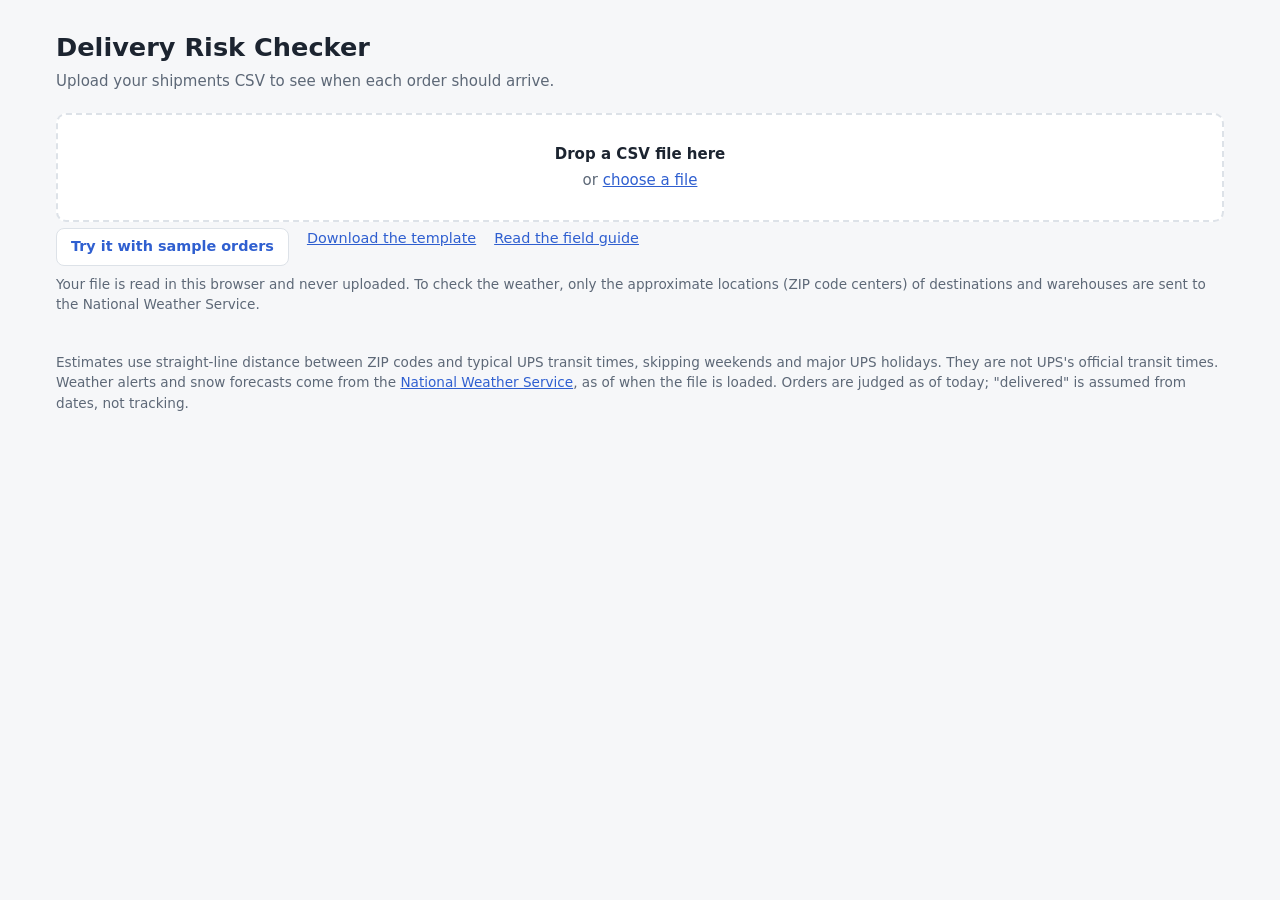
<file: index.html>
<!doctype html>
<html lang="en">
<head>
  <meta charset="utf-8">
  <meta name="viewport" content="width=device-width, initial-scale=1">
  <title>Delivery Risk Checker</title>
  <link rel="stylesheet" href="styles.css">
</head>
<body>
  <header class="site-header">
    <h1>Delivery Risk Checker</h1>
    <p class="tagline">Upload your shipments CSV to see when each order should arrive.</p>
  </header>

  <main>
    <section class="upload" aria-labelledby="upload-heading">
      <h2 id="upload-heading" class="visually-hidden">Upload orders</h2>
      <label id="drop-zone" class="drop-zone" for="file-input">
        <span class="drop-zone-title">Drop a CSV file here</span>
        <span class="drop-zone-hint">or <span class="link-like">choose a file</span></span>
        <input id="file-input" type="file" accept=".csv,text/csv">
      </label>
      <p class="upload-help">
        <button type="button" id="load-sample" class="button-secondary">Try it with sample orders</button>
        <a href="data/orders_template.csv" download="orders_template.csv">Download the template</a>
        <a href="guide.html">Read the field guide</a>
      </p>
      <p class="privacy-note">
        Your file is read in this browser and never uploaded. To check the weather, only the
        approximate locations (ZIP code centers) of destinations and warehouses are sent to the
        National Weather Service.
      </p>
    </section>

    <section id="messages" aria-live="polite"></section>

    <section id="results" hidden>
      <div id="summary" class="summary"></div>
      <div id="filter-bar"></div>
      <div id="weather-status" aria-live="polite"></div>
      <div id="selection-bar" class="selection-bar"></div>
      <div id="row-errors"></div>
      <div class="table-wrap">
        <table id="orders-table">
          <thead></thead>
          <tbody></tbody>
        </table>
      </div>
    </section>
  </main>

  <dialog id="notify-dialog" aria-label="Notify customers about a possible delay"></dialog>

  <footer class="site-footer">
    <p>
      Estimates use straight-line distance between ZIP codes and typical UPS transit times,
      skipping weekends and major UPS holidays. They are not UPS's official transit times.
      Weather alerts and snow forecasts come from the
      <a href="https://www.weather.gov/documentation/services-web-api">National Weather Service</a>,
      as of when the file is loaded. Orders are judged as of today; "delivered" is assumed from dates, not tracking.
    </p>
  </footer>

  <script src="data/zip-coords.js"></script>
  <script src="js/csv.js"></script>
  <script src="js/transit.js"></script>
  <script src="js/weather.js"></script>
  <script src="js/tracking.js"></script>
  <script src="js/app.js"></script>
  <script src="js/notify.js"></script>
</body>
</html>
</file>
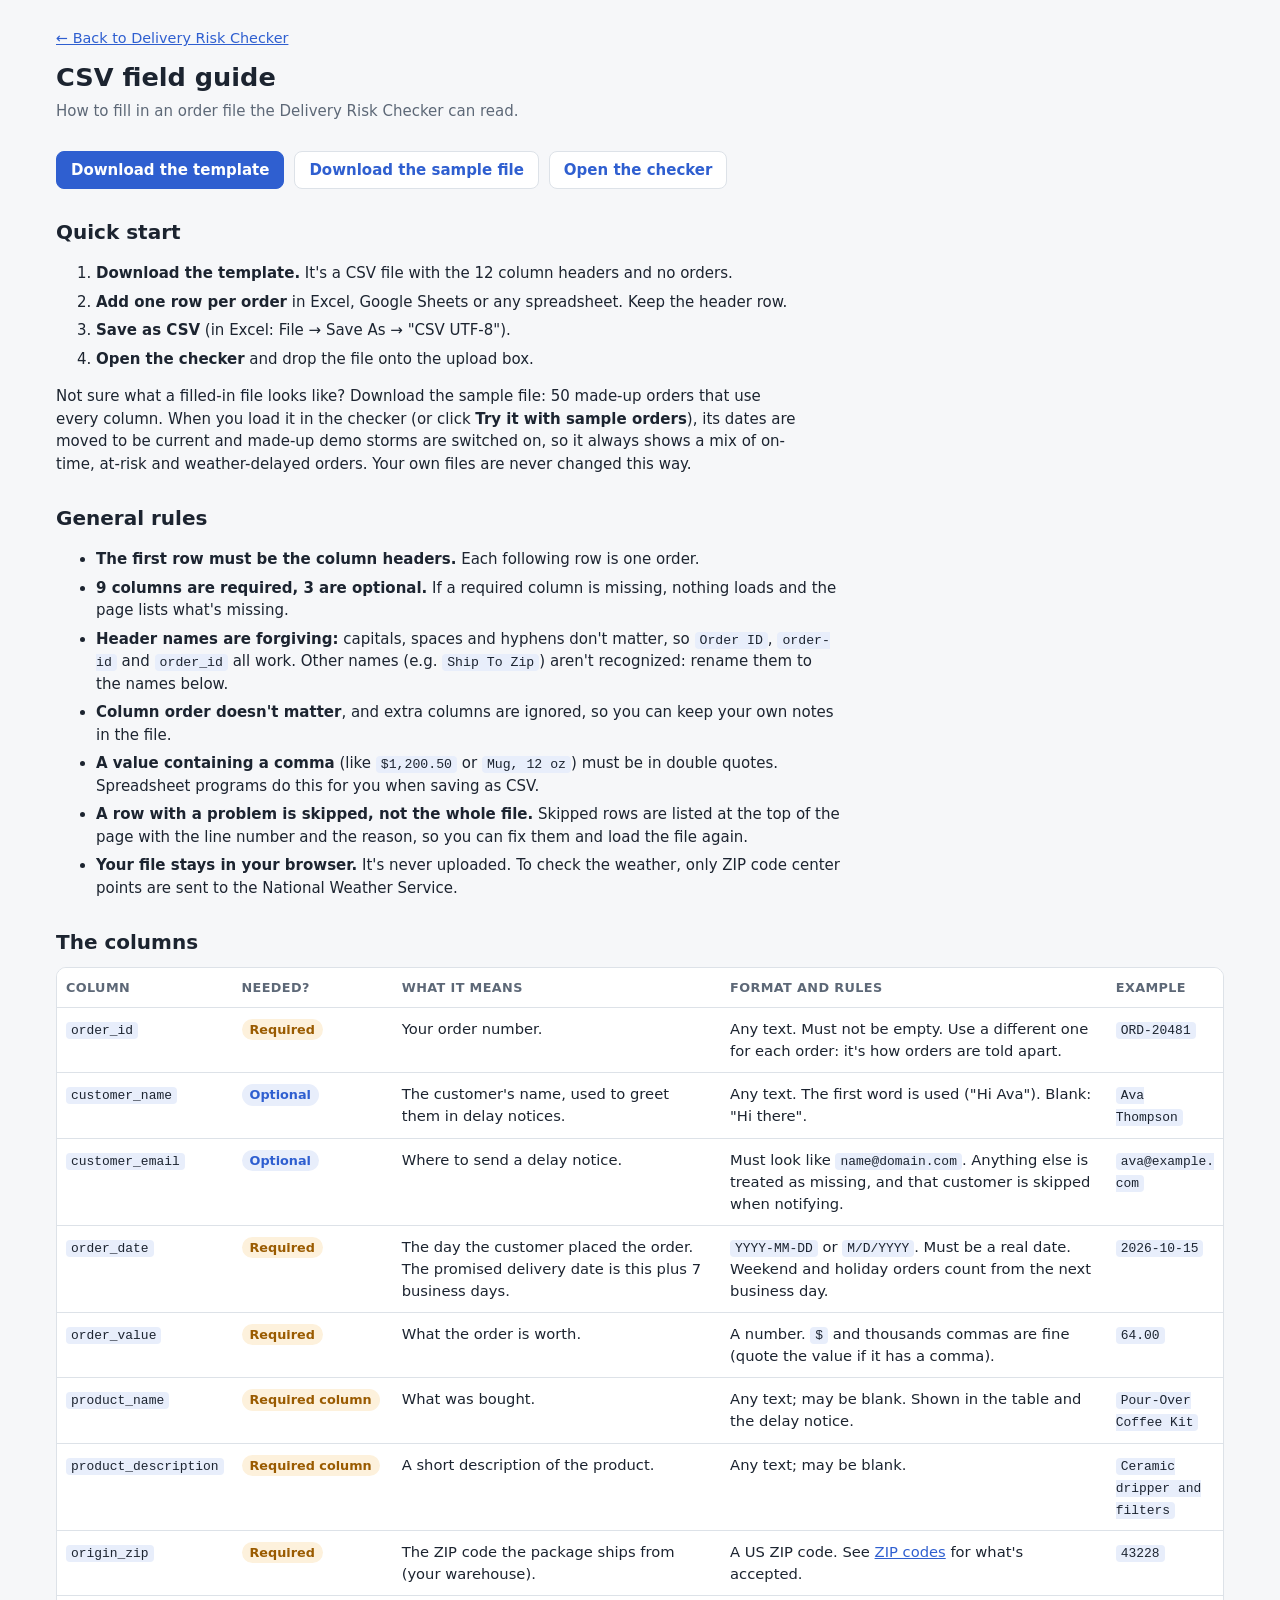
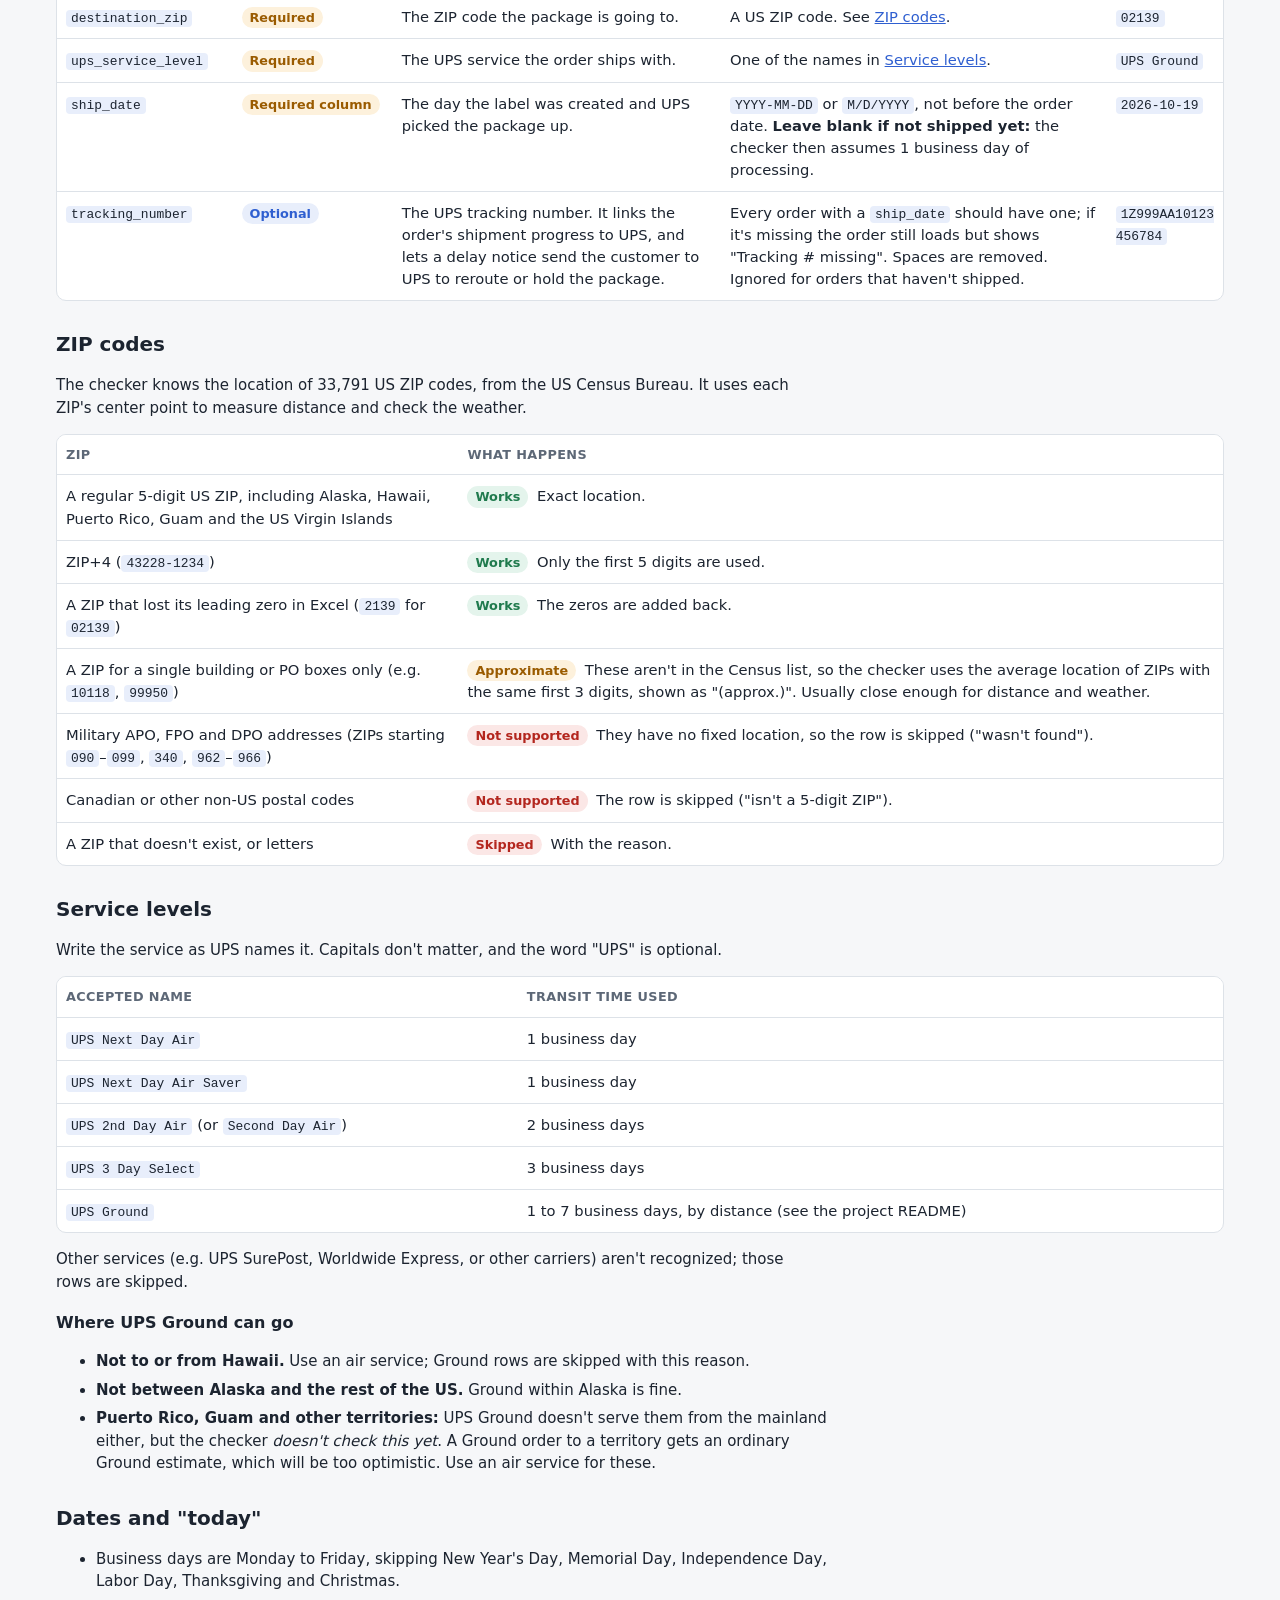
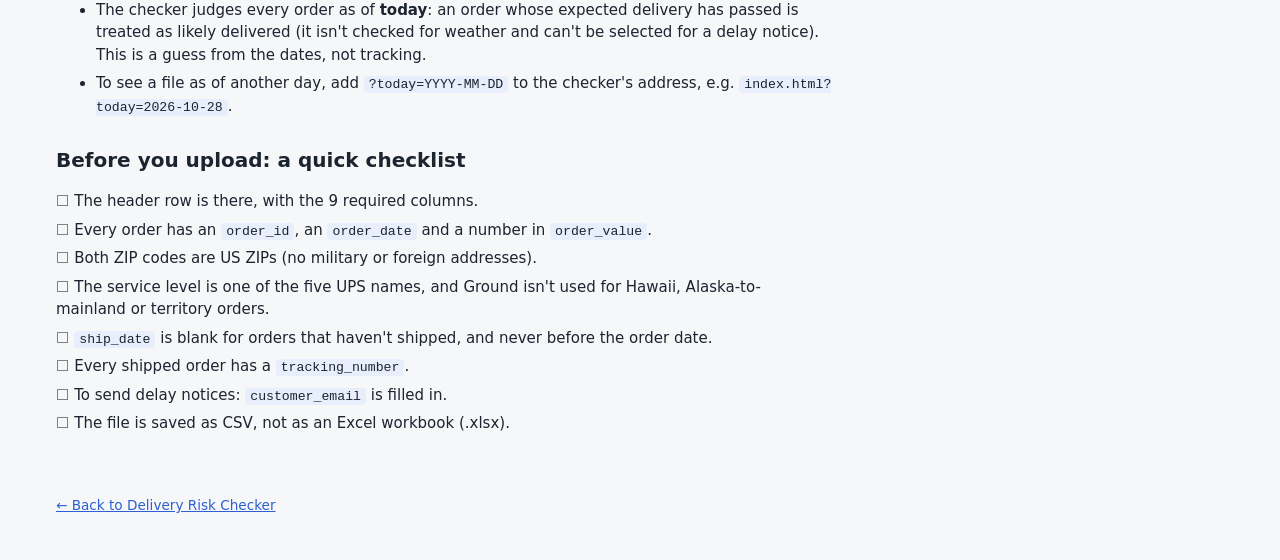
<file: guide.html>
<!doctype html>
<html lang="en">
<head>
  <meta charset="utf-8">
  <meta name="viewport" content="width=device-width, initial-scale=1">
  <title>CSV Field Guide</title>
  <link rel="stylesheet" href="styles.css">
</head>
<body>
  <header class="site-header">
    <p class="back-link"><a href="index.html">← Back to Delivery Risk Checker</a></p>
    <h1>CSV field guide</h1>
    <p class="tagline">How to fill in an order file the Delivery Risk Checker can read.</p>
  </header>

  <main class="guide">
    <section class="guide-actions" aria-label="Files">
      <a class="button-primary" href="data/orders_template.csv" download="orders_template.csv">Download the template</a>
      <a class="button-secondary" href="data/sample_orders.csv" download="sample_orders.csv">Download the sample file</a>
      <a class="button-secondary" href="index.html">Open the checker</a>
    </section>

    <section aria-labelledby="quick-start">
      <h2 id="quick-start">Quick start</h2>
      <ol>
        <li><strong>Download the template.</strong> It's a CSV file with the 12 column headers and no orders.</li>
        <li><strong>Add one row per order</strong> in Excel, Google Sheets or any spreadsheet. Keep the header row.</li>
        <li><strong>Save as CSV</strong> (in Excel: File → Save As → "CSV UTF-8").</li>
        <li><strong>Open the checker</strong> and drop the file onto the upload box.</li>
      </ol>
      <p>Not sure what a filled-in file looks like? Download the sample file: 50 made-up orders that use every column.
        When you load it in the checker (or click <strong>Try it with sample orders</strong>), its dates are moved to be current
        and made-up demo storms are switched on, so it always shows a mix of on-time, at-risk and weather-delayed orders.
        Your own files are never changed this way.</p>
    </section>

    <section aria-labelledby="general-rules">
      <h2 id="general-rules">General rules</h2>
      <ul>
        <li><strong>The first row must be the column headers.</strong> Each following row is one order.</li>
        <li><strong>9 columns are required, 3 are optional.</strong> If a required column is missing, nothing loads and the page lists what's missing.</li>
        <li><strong>Header names are forgiving:</strong> capitals, spaces and hyphens don't matter, so <code>Order ID</code>, <code>order-id</code> and <code>order_id</code> all work. Other names (e.g. <code>Ship To Zip</code>) aren't recognized: rename them to the names below.</li>
        <li><strong>Column order doesn't matter</strong>, and extra columns are ignored, so you can keep your own notes in the file.</li>
        <li><strong>A value containing a comma</strong> (like <code>$1,200.50</code> or <code>Mug, 12 oz</code>) must be in double quotes. Spreadsheet programs do this for you when saving as CSV.</li>
        <li><strong>A row with a problem is skipped, not the whole file.</strong> Skipped rows are listed at the top of the page with the line number and the reason, so you can fix them and load the file again.</li>
        <li><strong>Your file stays in your browser.</strong> It's never uploaded. To check the weather, only ZIP code center points are sent to the National Weather Service.</li>
      </ul>
    </section>

    <section aria-labelledby="columns">
      <h2 id="columns">The columns</h2>
      <div class="guide-table">
        <table>
          <thead>
            <tr><th scope="col">Column</th><th scope="col">Needed?</th><th scope="col">What it means</th><th scope="col">Format and rules</th><th scope="col">Example</th></tr>
          </thead>
          <tbody>
            <tr>
              <td><code>order_id</code></td><td><span class="badge warn">Required</span></td>
              <td>Your order number.</td>
              <td>Any text. Must not be empty. Use a different one for each order: it's how orders are told apart.</td>
              <td><code>ORD-20481</code></td>
            </tr>
            <tr>
              <td><code>customer_name</code></td><td><span class="badge neutral">Optional</span></td>
              <td>The customer's name, used to greet them in delay notices.</td>
              <td>Any text. The first word is used ("Hi Ava"). Blank: "Hi there".</td>
              <td><code>Ava Thompson</code></td>
            </tr>
            <tr>
              <td><code>customer_email</code></td><td><span class="badge neutral">Optional</span></td>
              <td>Where to send a delay notice.</td>
              <td>Must look like <code>name@domain.com</code>. Anything else is treated as missing, and that customer is skipped when notifying.</td>
              <td><code>ava@example.com</code></td>
            </tr>
            <tr>
              <td><code>order_date</code></td><td><span class="badge warn">Required</span></td>
              <td>The day the customer placed the order. The promised delivery date is this plus 7 business days.</td>
              <td><code>YYYY-MM-DD</code> or <code>M/D/YYYY</code>. Must be a real date. Weekend and holiday orders count from the next business day.</td>
              <td><code>2026-10-15</code></td>
            </tr>
            <tr>
              <td><code>order_value</code></td><td><span class="badge warn">Required</span></td>
              <td>What the order is worth.</td>
              <td>A number. <code>$</code> and thousands commas are fine (quote the value if it has a comma).</td>
              <td><code>64.00</code></td>
            </tr>
            <tr>
              <td><code>product_name</code></td><td><span class="badge warn">Required column</span></td>
              <td>What was bought.</td>
              <td>Any text; may be blank. Shown in the table and the delay notice.</td>
              <td><code>Pour-Over Coffee Kit</code></td>
            </tr>
            <tr>
              <td><code>product_description</code></td><td><span class="badge warn">Required column</span></td>
              <td>A short description of the product.</td>
              <td>Any text; may be blank.</td>
              <td><code>Ceramic dripper and filters</code></td>
            </tr>
            <tr>
              <td><code>origin_zip</code></td><td><span class="badge warn">Required</span></td>
              <td>The ZIP code the package ships from (your warehouse).</td>
              <td>A US ZIP code. See <a href="#zip-codes">ZIP codes</a> for what's accepted.</td>
              <td><code>43228</code></td>
            </tr>
            <tr>
              <td><code>destination_zip</code></td><td><span class="badge warn">Required</span></td>
              <td>The ZIP code the package is going to.</td>
              <td>A US ZIP code. See <a href="#zip-codes">ZIP codes</a>.</td>
              <td><code>02139</code></td>
            </tr>
            <tr>
              <td><code>ups_service_level</code></td><td><span class="badge warn">Required</span></td>
              <td>The UPS service the order ships with.</td>
              <td>One of the names in <a href="#service-levels">Service levels</a>.</td>
              <td><code>UPS Ground</code></td>
            </tr>
            <tr>
              <td><code>ship_date</code></td><td><span class="badge warn">Required column</span></td>
              <td>The day the label was created and UPS picked the package up.</td>
              <td><code>YYYY-MM-DD</code> or <code>M/D/YYYY</code>, not before the order date. <strong>Leave blank if not shipped yet:</strong> the checker then assumes 1 business day of processing.</td>
              <td><code>2026-10-19</code></td>
            </tr>
            <tr>
              <td><code>tracking_number</code></td><td><span class="badge neutral">Optional</span></td>
              <td>The UPS tracking number. It links the order's shipment progress to UPS, and lets a delay notice send the customer to UPS to reroute or hold the package.</td>
              <td>Every order with a <code>ship_date</code> should have one; if it's missing the order still loads but shows "Tracking # missing". Spaces are removed. Ignored for orders that haven't shipped.</td>
              <td><code>1Z999AA10123456784</code></td>
            </tr>
          </tbody>
        </table>
      </div>
    </section>

    <section aria-labelledby="zip-codes">
      <h2 id="zip-codes">ZIP codes</h2>
      <p>The checker knows the location of 33,791 US ZIP codes, from the US Census Bureau. It uses each ZIP's center point to measure distance and check the weather.</p>
      <div class="guide-table">
        <table>
          <thead>
            <tr><th scope="col">ZIP</th><th scope="col">What happens</th></tr>
          </thead>
          <tbody>
            <tr><td>A regular 5-digit US ZIP, including Alaska, Hawaii, Puerto Rico, Guam and the US Virgin Islands</td><td><span class="badge ok">Works</span> Exact location.</td></tr>
            <tr><td>ZIP+4 (<code>43228-1234</code>)</td><td><span class="badge ok">Works</span> Only the first 5 digits are used.</td></tr>
            <tr><td>A ZIP that lost its leading zero in Excel (<code>2139</code> for <code>02139</code>)</td><td><span class="badge ok">Works</span> The zeros are added back.</td></tr>
            <tr><td>A ZIP for a single building or PO boxes only (e.g. <code>10118</code>, <code>99950</code>)</td><td><span class="badge warn">Approximate</span> These aren't in the Census list, so the checker uses the average location of ZIPs with the same first 3 digits, shown as "(approx.)". Usually close enough for distance and weather.</td></tr>
            <tr><td>Military APO, FPO and DPO addresses (ZIPs starting <code>090</code>–<code>099</code>, <code>340</code>, <code>962</code>–<code>966</code>)</td><td><span class="badge bad">Not supported</span> They have no fixed location, so the row is skipped ("wasn't found").</td></tr>
            <tr><td>Canadian or other non-US postal codes</td><td><span class="badge bad">Not supported</span> The row is skipped ("isn't a 5-digit ZIP").</td></tr>
            <tr><td>A ZIP that doesn't exist, or letters</td><td><span class="badge bad">Skipped</span> With the reason.</td></tr>
          </tbody>
        </table>
      </div>
    </section>

    <section aria-labelledby="service-levels">
      <h2 id="service-levels">Service levels</h2>
      <p>Write the service as UPS names it. Capitals don't matter, and the word "UPS" is optional.</p>
      <div class="guide-table">
        <table>
          <thead>
            <tr><th scope="col">Accepted name</th><th scope="col">Transit time used</th></tr>
          </thead>
          <tbody>
            <tr><td><code>UPS Next Day Air</code></td><td>1 business day</td></tr>
            <tr><td><code>UPS Next Day Air Saver</code></td><td>1 business day</td></tr>
            <tr><td><code>UPS 2nd Day Air</code> (or <code>Second Day Air</code>)</td><td>2 business days</td></tr>
            <tr><td><code>UPS 3 Day Select</code></td><td>3 business days</td></tr>
            <tr><td><code>UPS Ground</code></td><td>1 to 7 business days, by distance (see the project README)</td></tr>
          </tbody>
        </table>
      </div>
      <p>Other services (e.g. UPS SurePost, Worldwide Express, or other carriers) aren't recognized; those rows are skipped.</p>
      <h3>Where UPS Ground can go</h3>
      <ul>
        <li><strong>Not to or from Hawaii.</strong> Use an air service; Ground rows are skipped with this reason.</li>
        <li><strong>Not between Alaska and the rest of the US.</strong> Ground within Alaska is fine.</li>
        <li><strong>Puerto Rico, Guam and other territories:</strong> UPS Ground doesn't serve them from the mainland either, but the checker <em>doesn't check this yet</em>. A Ground order to a territory gets an ordinary Ground estimate, which will be too optimistic. Use an air service for these.</li>
      </ul>
    </section>

    <section aria-labelledby="dates">
      <h2 id="dates">Dates and "today"</h2>
      <ul>
        <li>Business days are Monday to Friday, skipping New Year's Day, Memorial Day, Independence Day, Labor Day, Thanksgiving and Christmas.</li>
        <li>The checker judges every order as of <strong>today</strong>: an order whose expected delivery has passed is treated as likely delivered (it isn't checked for weather and can't be selected for a delay notice). This is a guess from the dates, not tracking.</li>
        <li>To see a file as of another day, add <code>?today=YYYY-MM-DD</code> to the checker's address, e.g. <code>index.html?today=2026-10-28</code>.</li>
      </ul>
    </section>

    <section aria-labelledby="checklist">
      <h2 id="checklist">Before you upload: a quick checklist</h2>
      <ul class="checklist">
        <li>The header row is there, with the 9 required columns.</li>
        <li>Every order has an <code>order_id</code>, an <code>order_date</code> and a number in <code>order_value</code>.</li>
        <li>Both ZIP codes are US ZIPs (no military or foreign addresses).</li>
        <li>The service level is one of the five UPS names, and Ground isn't used for Hawaii, Alaska-to-mainland or territory orders.</li>
        <li><code>ship_date</code> is blank for orders that haven't shipped, and never before the order date.</li>
        <li>Every shipped order has a <code>tracking_number</code>.</li>
        <li>To send delay notices: <code>customer_email</code> is filled in.</li>
        <li>The file is saved as CSV, not as an Excel workbook (.xlsx).</li>
      </ul>
    </section>
  </main>

  <footer class="site-footer">
    <p><a href="index.html">← Back to Delivery Risk Checker</a></p>
  </footer>
</body>
</html>
</file>
<file: styles.css>
:root {
  --bg: #f6f7f9;
  --surface: #ffffff;
  --text: #1c2430;
  --muted: #5d6877;
  --border: #dde2e8;
  --accent: #2f5fd0;
  --accent-soft: #e8eefb;
  --ok: #1f7a4d;
  --ok-soft: #e4f4ec;
  --warn: #9a5b00;
  --warn-soft: #fdf1dc;
  --bad: #b3261e;
  --bad-soft: #fbe7e6;
  --radius: 10px;
  color-scheme: light;
}

@media (prefers-color-scheme: dark) {
  :root {
    --bg: #12161c;
    --surface: #1b2129;
    --text: #e6eaf0;
    --muted: #9aa5b3;
    --border: #2e3742;
    --accent: #7fa2ff;
    --accent-soft: #1f2a44;
    --ok: #6fd3a0;
    --ok-soft: #173326;
    --warn: #f0b85c;
    --warn-soft: #3a2c12;
    --bad: #ff8a80;
    --bad-soft: #3d1c1a;
    color-scheme: dark;
  }
}

* { box-sizing: border-box; }

body {
  margin: 0;
  background: var(--bg);
  color: var(--text);
  font: 15px/1.5 system-ui, -apple-system, "Segoe UI", Roboto, sans-serif;
}

.site-header, main, .site-footer {
  max-width: 1200px;
  margin: 0 auto;
  padding: 0 16px;
}

.site-header { padding-top: 28px; }
.site-header h1 { margin: 0; font-size: 1.6rem; }
.tagline { margin: 4px 0 20px; color: var(--muted); }

.site-footer {
  padding-top: 24px;
  padding-bottom: 32px;
  color: var(--muted);
  font-size: 0.85rem;
}

.visually-hidden {
  position: absolute;
  width: 1px;
  height: 1px;
  overflow: hidden;
  clip: rect(0 0 0 0);
}

a { color: var(--accent); }

code {
  padding: 1px 5px;
  border-radius: 4px;
  background: var(--accent-soft);
  font: 0.88em/1.4 ui-monospace, "Cascadia Mono", Consolas, monospace;
  overflow-wrap: anywhere;
}

/* Upload */

.upload-help {
  display: flex;
  flex-wrap: wrap;
  gap: 4px 18px;
  margin: 6px 0 0;
  font-size: 0.9rem;
}

.drop-zone {
  display: flex;
  flex-direction: column;
  align-items: center;
  gap: 4px;
  padding: 28px 16px;
  background: var(--surface);
  border: 2px dashed var(--border);
  border-radius: var(--radius);
  cursor: pointer;
  text-align: center;
}

.drop-zone:hover, .drop-zone.dragging, .drop-zone:focus-within {
  border-color: var(--accent);
  background: var(--accent-soft);
}

.drop-zone input {
  position: absolute;
  opacity: 0;
  width: 1px;
  height: 1px;
}

.drop-zone-title { font-weight: 600; }
.drop-zone-hint { color: var(--muted); }
.link-like { color: var(--accent); text-decoration: underline; }
.privacy-note { margin: 8px 0 0; color: var(--muted); font-size: 0.85rem; }

/* Messages */

.message {
  margin-top: 16px;
  padding: 12px 14px;
  border-radius: var(--radius);
  border: 1px solid transparent;
}

.message.error { background: var(--bad-soft); color: var(--bad); border-color: var(--bad); }
.message.warn { background: var(--warn-soft); color: var(--warn); border-color: var(--warn); }
.message.info { background: var(--accent-soft); color: var(--text); border-color: var(--accent); }
.message ul { margin: 6px 0 0; padding-left: 20px; }

/* Summary */

.summary {
  display: grid;
  grid-template-columns: repeat(auto-fit, minmax(120px, 1fr));
  gap: 12px;
  margin-top: 20px;
}

.stat {
  padding: 12px 14px;
  background: var(--surface);
  border: 1px solid var(--border);
  border-radius: var(--radius);
}

.stat-value { display: block; font-size: 1.35rem; font-weight: 650; }
.stat-label { color: var(--muted); font-size: 0.85rem; }
.stat-risk { background: var(--bad-soft); border-color: var(--bad); }
.stat-risk .stat-value, .stat-risk .stat-label { color: var(--bad); }
.stat-weather { background: var(--accent-soft); border-color: var(--accent); }
.stat-weather .stat-value, .stat-weather .stat-label { color: var(--accent); }

button.stat {
  font: inherit;
  text-align: left;
  cursor: pointer;
}

button.stat:hover { border-color: var(--accent); }
button.stat[aria-pressed="true"] { border-color: var(--accent); box-shadow: 0 0 0 1px var(--accent); }
button.stat-risk:hover { border-color: var(--bad); box-shadow: 0 0 0 1px var(--bad); }
button.stat-risk[aria-pressed="true"] { border-color: var(--bad); box-shadow: 0 0 0 2px var(--bad); }
button.stat:focus-visible { outline: 2px solid var(--accent); outline-offset: 2px; }

.filter-status { margin: 12px 0 0; color: var(--muted); font-size: 0.9rem; }
.filter-row { display: flex; flex-wrap: wrap; align-items: flex-end; justify-content: space-between; gap: 8px 16px; }
.demo-toggle { padding: 4px 12px; font-size: 0.85rem; }
.demo-toggle.is-on { background: var(--accent-soft); border-color: var(--accent); }
.weather-status { margin: 4px 0 0; color: var(--muted); font-size: 0.9rem; }
.weather-alert { color: var(--warn); font-weight: 600; }
.not-shipped { font-weight: 600; color: var(--warn); }
.progress a { font-weight: 600; }
.progress-delivered a { color: var(--ok); }
.progress-missing { color: var(--warn); font-weight: 600; }

/* Buttons */

.button-primary, .button-secondary {
  display: inline-block;
  padding: 7px 14px;
  border-radius: 8px;
  font: inherit;
  font-weight: 600;
  text-decoration: none;
  cursor: pointer;
  white-space: nowrap;
}

.button-primary { background: var(--accent); color: var(--surface); border: 1px solid var(--accent); }
.button-secondary { background: var(--surface); color: var(--accent); border: 1px solid var(--border); }
.button-secondary:hover { border-color: var(--accent); }
.button-primary:disabled, .button-secondary:disabled { opacity: 0.45; cursor: default; }
.button-primary:focus-visible, .button-secondary:focus-visible { outline: 2px solid var(--accent); outline-offset: 2px; }

/* Selecting orders */

.selection-bar {
  display: flex;
  flex-wrap: wrap;
  align-items: center;
  gap: 10px 14px;
  margin-top: 14px;
}

.selection-count { color: var(--muted); }
.selection-bar .button-primary { margin-left: auto; }

.order-cell { display: flex; align-items: flex-start; gap: 8px; }
.order-cell input { width: 16px; height: 16px; margin: 2px 0 0; flex-shrink: 0; accent-color: var(--accent); }
.notified { color: var(--ok); font-weight: 600; }

/* Notify dialog */

dialog {
  width: min(960px, calc(100vw - 32px));
  max-height: calc(100vh - 32px);
  padding: 0;
  border: 1px solid var(--border);
  border-radius: var(--radius);
  background: var(--surface);
  color: var(--text);
}

dialog::backdrop { background: rgb(0 0 0 / 0.45); }
dialog:focus { outline: none; }
.dialog-close {
  position: absolute;
  top: 10px;
  right: 12px;
  width: 32px;
  height: 32px;
  border: none;
  border-radius: 6px;
  background: none;
  color: var(--muted);
  font-size: 1.5rem;
  line-height: 1;
  cursor: pointer;
}
.dialog-close:hover { background: var(--bg); color: var(--text); }
.dialog-close:focus-visible { outline: 2px solid var(--accent); }
.dialog-footer .button-secondary:first-child { margin-right: auto; }
.dialog-body h2 { padding-right: 40px; }
.dialog-body { padding: 20px 20px 8px; overflow-y: auto; max-height: calc(100vh - 110px); }
.dialog-body h2 { margin: 0 0 4px; font-size: 1.2rem; }
.dialog-body h3 { margin: 18px 0 8px; font-size: 0.95rem; }

.dialog-footer {
  display: flex;
  flex-wrap: wrap;
  justify-content: flex-end;
  gap: 10px;
  padding: 12px 20px;
  border-top: 1px solid var(--border);
}

.notify-grid { display: grid; grid-template-columns: 1fr 1fr; gap: 20px; margin-top: 12px; }
.notify-edit { display: flex; flex-direction: column; gap: 6px; }
.notify-edit label { font-weight: 600; font-size: 0.9rem; }
.notify-edit input, .notify-edit textarea {
  width: 100%;
  padding: 7px 9px;
  border: 1px solid var(--border);
  border-radius: 6px;
  background: var(--bg);
  color: var(--text);
  font: inherit;
}
.notify-edit textarea { resize: vertical; font-size: 0.9rem; }
.notify-edit .link-button { align-self: flex-start; }
.notify-preview h3 { margin-top: 0; }

.notice-preview {
  margin: 0;
  padding: 12px;
  border: 1px solid var(--border);
  border-radius: 6px;
  background: var(--bg);
  font: 0.85rem/1.5 system-ui, -apple-system, "Segoe UI", Roboto, sans-serif;
  white-space: pre-wrap;
  overflow-wrap: anywhere;
}

.recipient-list { list-style: none; margin: 0; padding: 0; border: 1px solid var(--border); border-radius: 6px; }
.recipient-list li {
  display: flex;
  justify-content: space-between;
  align-items: center;
  gap: 12px;
  padding: 8px 12px;
  border-bottom: 1px solid var(--border);
}
.recipient-list li:last-child { border-bottom: none; }
.recipient-actions { display: flex; align-items: center; gap: 10px; }
.recipient-list li.previewing { background: var(--accent-soft); box-shadow: inset 3px 0 0 var(--accent); }

.recipient-button {
  display: flex;
  flex-direction: column;
  align-items: flex-start;
  padding: 2px 4px;
  margin: -2px -4px;
  border: none;
  border-radius: 4px;
  background: none;
  color: var(--text);
  font: inherit;
  text-align: left;
  cursor: pointer;
}
.recipient-button strong { color: var(--accent); text-decoration: underline; text-underline-offset: 2px; }
.recipient-button:focus-visible { outline: 2px solid var(--accent); }
.missing { color: var(--warn); }
.dialog-status { min-height: 1.5em; margin: 10px 0 0; color: var(--ok); font-weight: 600; }

@media (max-width: 720px) {
  .notify-grid { grid-template-columns: 1fr; }
  .recipient-list li { flex-direction: column; align-items: flex-start; }
}

.link-button {
  padding: 0;
  border: none;
  background: none;
  color: var(--accent);
  font: inherit;
  font-weight: 600;
  text-decoration: underline;
  cursor: pointer;
}

/* Table */

.table-wrap {
  margin-top: 16px;
  background: var(--surface);
  border: 1px solid var(--border);
  border-radius: var(--radius);
  overflow-x: auto;
}

table { width: 100%; border-collapse: collapse; }

th, td {
  padding: 10px 9px;
  text-align: left;
  vertical-align: top;
  border-bottom: 1px solid var(--border);
}

tbody tr:last-child td { border-bottom: none; }

th {
  position: sticky;
  top: 0;
  background: var(--surface);
  font-size: 0.8rem;
  text-transform: uppercase;
  letter-spacing: 0.03em;
  color: var(--muted);
  white-space: nowrap;
}

th button {
  all: unset;
  cursor: pointer;
}

th button:focus-visible { outline: 2px solid var(--accent); outline-offset: 2px; }
th[aria-sort="ascending"] button::after { content: " ▲"; }
th[aria-sort="descending"] button::after { content: " ▼"; }

td.num { text-align: right; font-variant-numeric: tabular-nums; }
th.num { text-align: right; }

.sub { display: block; color: var(--muted); font-size: 0.85rem; }
.nowrap { white-space: nowrap; }
.product-cell { min-width: 160px; }
.service-cell { min-width: 110px; }
.promised { font-weight: 650; }

.badge {
  display: inline-block;
  padding: 1px 8px;
  border-radius: 999px;
  font-size: 0.8rem;
  font-weight: 600;
  white-space: nowrap;
}

.badge.ok { background: var(--ok-soft); color: var(--ok); }
.badge.warn { background: var(--warn-soft); color: var(--warn); }
.badge.bad { background: var(--bad-soft); color: var(--bad); }

/* Why a flagged order may miss its promise. */
.reason-chips { display: flex; flex-wrap: wrap; gap: 4px; margin-top: 4px; }
.reason-chip {
  padding: 0 7px;
  border: 1px solid currentColor;
  border-radius: 999px;
  font-size: 0.75rem;
  font-weight: 600;
  line-height: 1.6;
  white-space: nowrap;
  cursor: help;
}
.reason-weather { color: var(--accent); background: var(--accent-soft); }
.has-tip { text-decoration: underline dotted; text-underline-offset: 3px; cursor: help; }
.reason-processing { color: var(--warn); }
.reason-transit, .reason-other { color: var(--muted); }
.badge.neutral { background: var(--accent-soft); color: var(--accent); }

/* Promised and Expected (the last two columns) are pinned to the right edge,
   so they stay visible if the table scrolls sideways. Expected has a fixed
   width so Promised knows where to sit. */
#orders-table th:last-child, #orders-table td:last-child,
#orders-table th:nth-last-child(2), #orders-table td:nth-last-child(2) {
  position: sticky;
  background: var(--surface);
}

#orders-table th:last-child, #orders-table td:last-child { right: 0; width: 120px; min-width: 120px; }

#orders-table th:nth-last-child(2), #orders-table td:nth-last-child(2) {
  right: 120px;
  box-shadow: inset 1px 0 0 var(--border);
}

/* Medium widths: hide product descriptions (shown on hover) to save room. */
@media (max-width: 1000px) {
  .product-cell { min-width: 120px; }
  .product-cell .sub { display: none; }
}

/* Phones: one card per order instead of a wide table. */

@media (max-width: 720px) {
  .table-wrap { background: none; border: none; overflow: visible; }
  #orders-table thead { display: none; }
  #orders-table, #orders-table tbody, #orders-table tr, #orders-table td { display: block; width: 100%; }

  #orders-table tr {
    margin-bottom: 12px;
    background: var(--surface);
    border: 1px solid var(--border);
    border-radius: var(--radius);
    padding: 6px 0;
  }

  #orders-table td {
    display: flex;
    justify-content: space-between;
    gap: 16px;
    padding: 6px 14px;
    border-bottom: none;
    text-align: right;
  }

  #orders-table td::before {
    content: attr(data-label);
    color: var(--muted);
    font-size: 0.85rem;
    text-align: left;
    flex-shrink: 0;
  }

  #orders-table td.num { text-align: right; }
  #orders-table td > div { min-width: 0; }
  .product-cell, .service-cell { min-width: 0; }
  .product-cell .sub { display: block; }
  #orders-table td:last-child, #orders-table td:nth-last-child(2) {
    position: static;
    width: 100%;
    min-width: 0;
    background: none;
    box-shadow: none;
  }
}

/* CSV field guide page */

.back-link { margin: 0 0 8px; font-size: 0.9rem; }
.guide { padding-bottom: 8px; }
.guide section { margin-top: 28px; }
.guide h2 { margin: 0 0 10px; font-size: 1.25rem; }
.guide h3 { margin: 18px 0 6px; font-size: 1rem; }
.guide p, .guide li { max-width: 78ch; }
.guide li { margin-bottom: 6px; }
.guide-actions { display: flex; flex-wrap: wrap; gap: 10px; margin-top: 4px; }

.guide-table {
  overflow-x: auto;
  background: var(--surface);
  border: 1px solid var(--border);
  border-radius: var(--radius);
}
.guide-table table { min-width: 640px; }
.guide-table td { font-size: 0.92rem; }
.guide-table td:first-child > code:only-child { white-space: nowrap; }
.guide-table .badge { margin-right: 4px; }

.checklist { list-style: none; padding-left: 0; }
.checklist li::before { content: "☐ "; color: var(--muted); }
</file>
